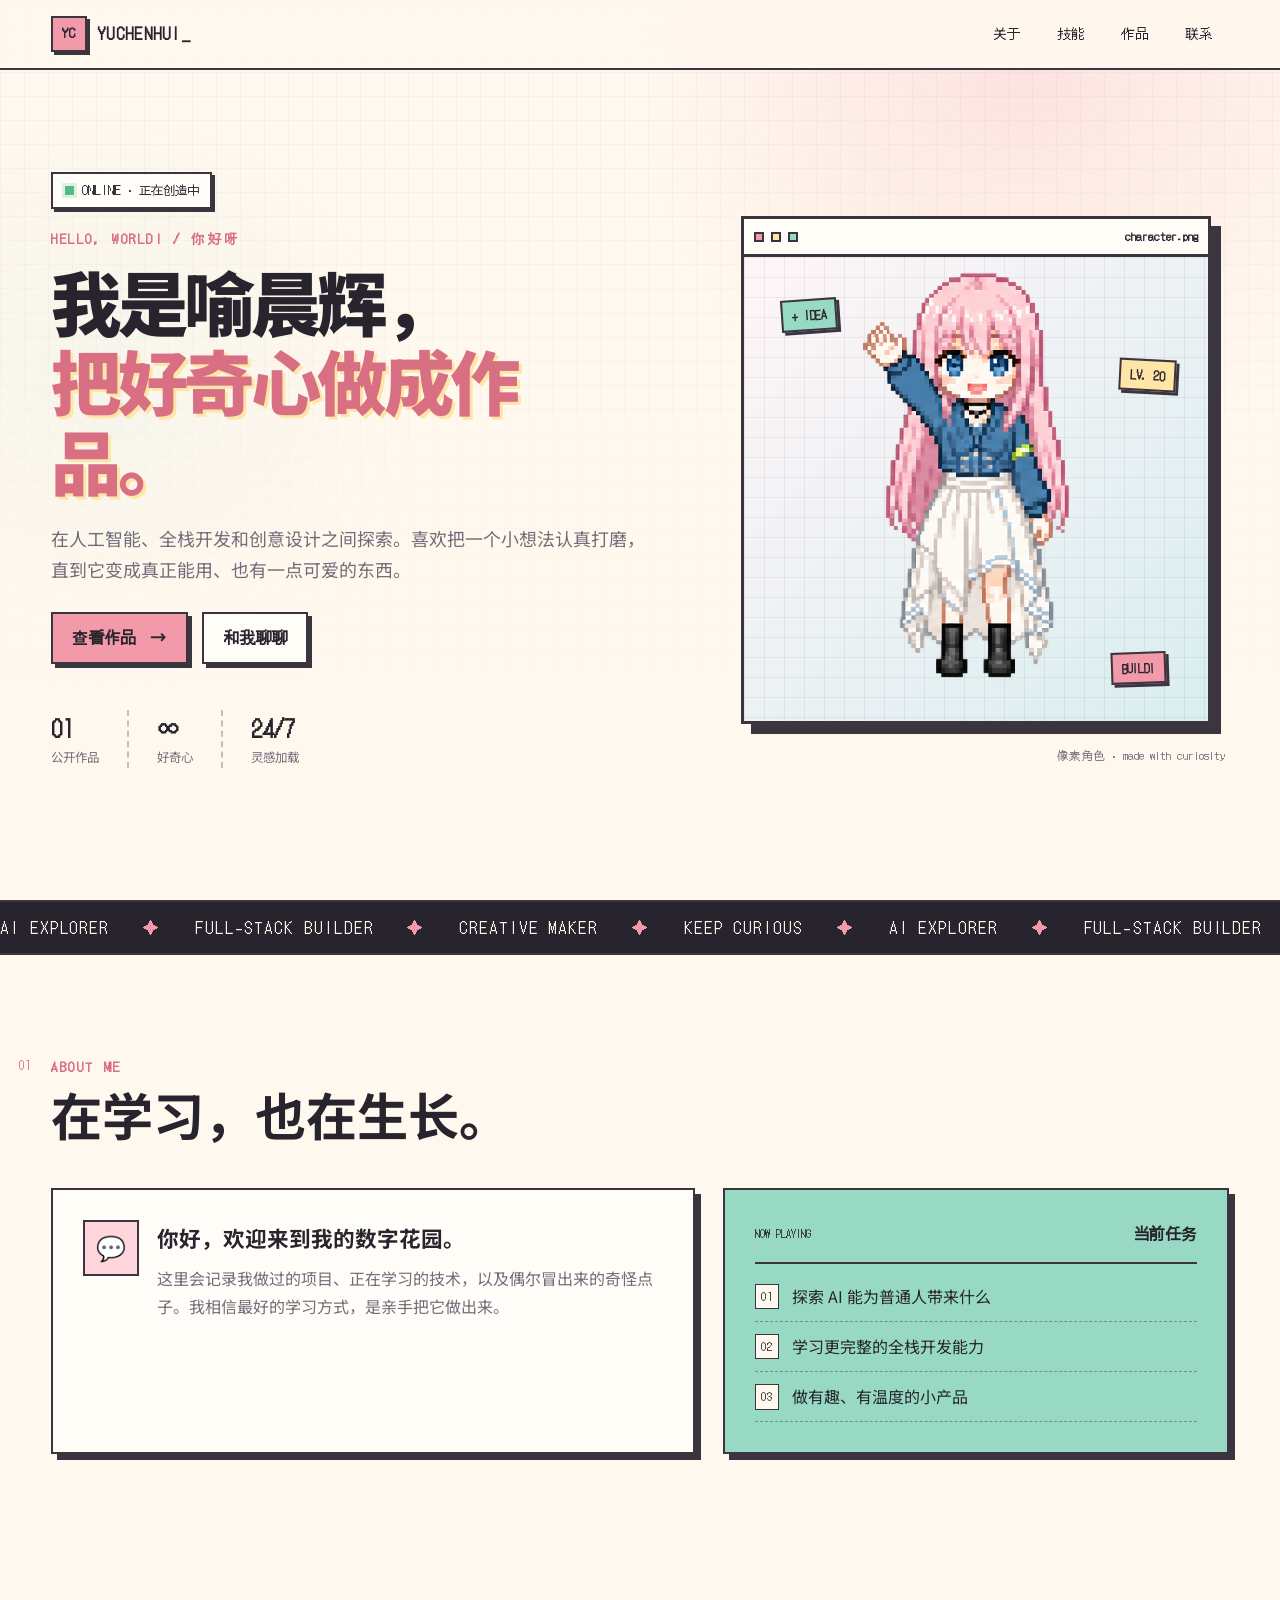
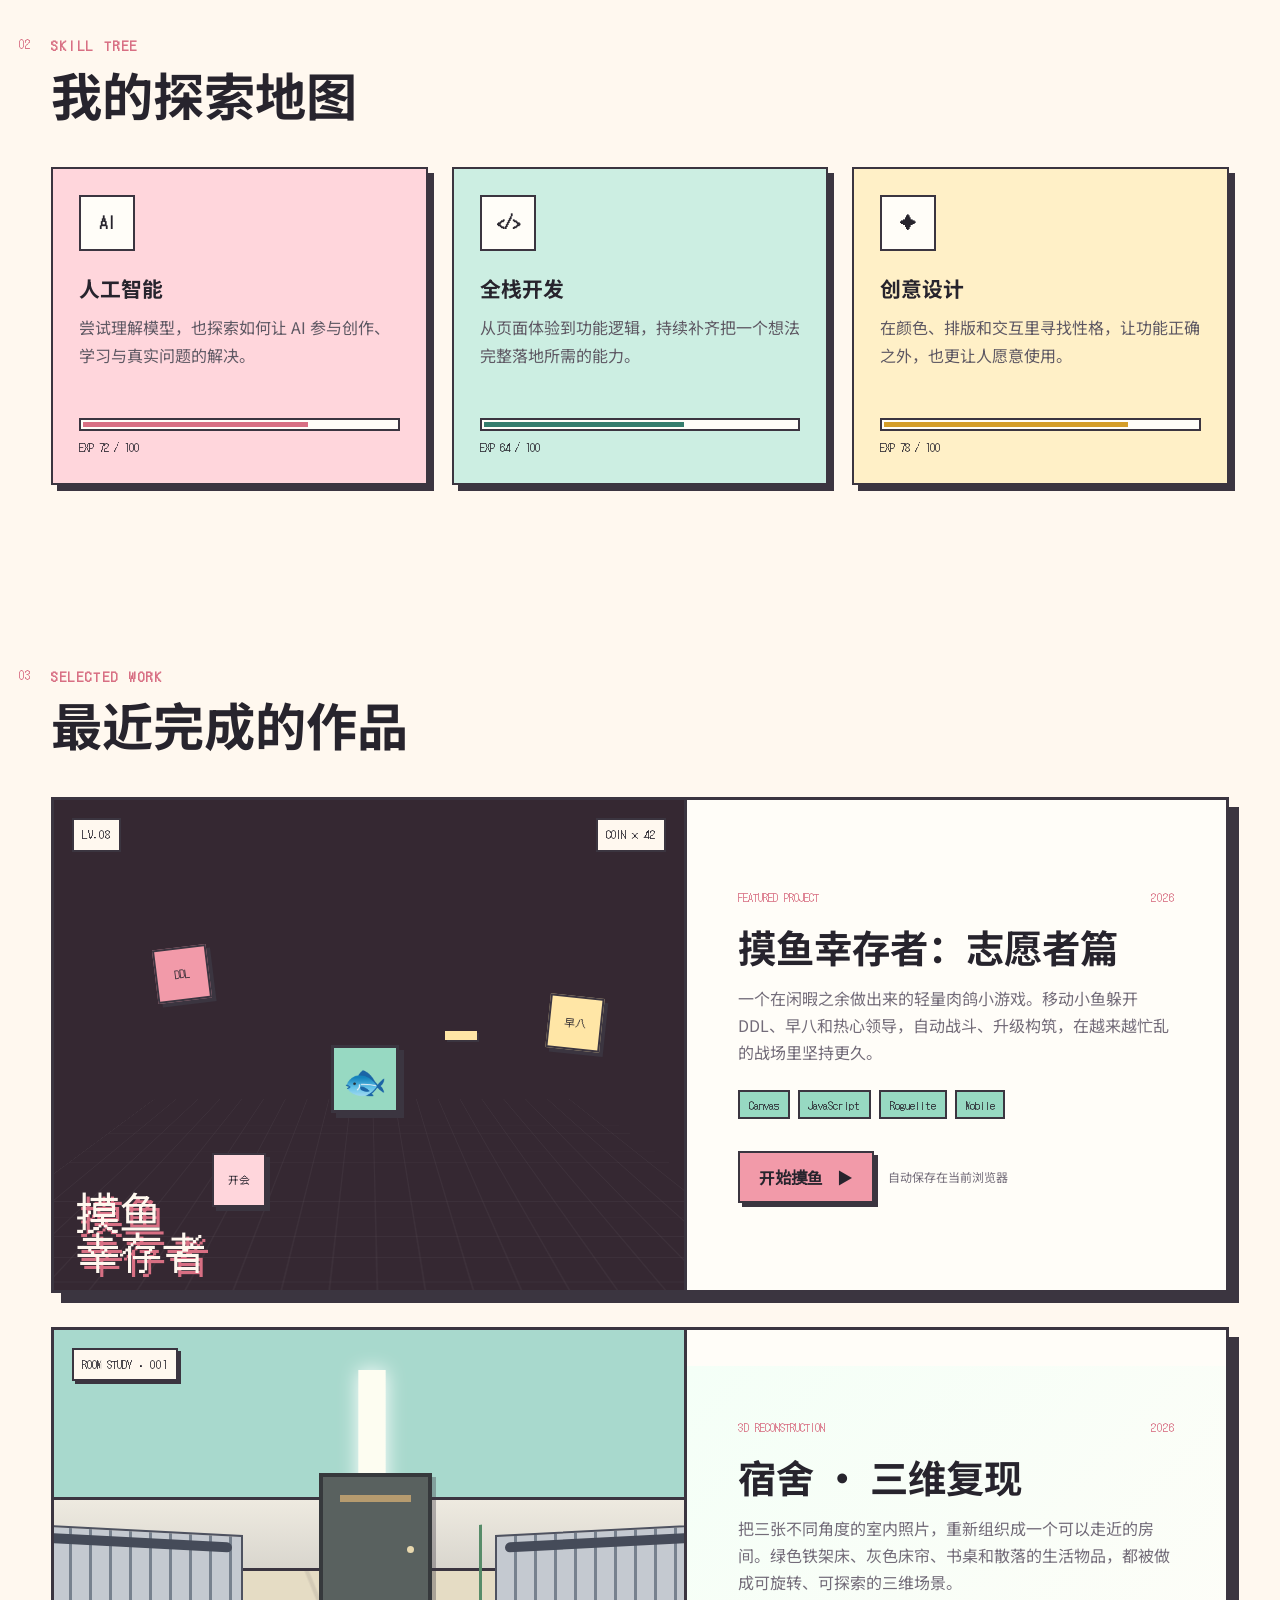
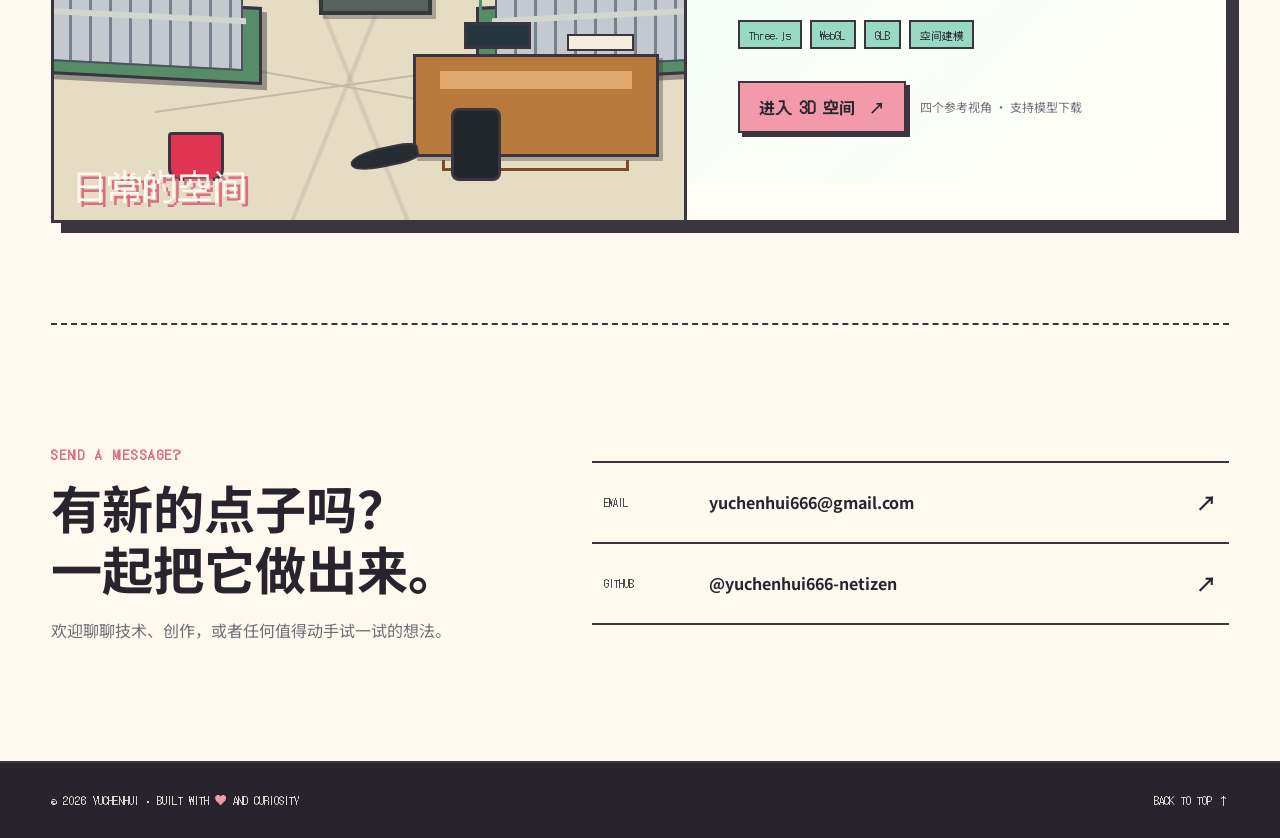
<file: index.html>
<!doctype html>
<html lang="zh-CN">
<head>
  <meta charset="utf-8">
  <meta name="viewport" content="width=device-width, initial-scale=1">
  <meta name="theme-color" content="#fff8ef">
  <meta name="description" content="喻晨辉的个人作品集：人工智能、全栈开发与创意设计。">
  <meta property="og:title" content="喻晨辉｜个人作品集">
  <meta property="og:description" content="保持好奇，把想法做成真正能用、也有一点可爱的东西。">
  <title>喻晨辉｜个人作品集</title>
  <link rel="icon" href="data:image/svg+xml,<svg xmlns=%22http://www.w3.org/2000/svg%22 viewBox=%220 0 100 100%22><text y=%22.9em%22 font-size=%2290%22>🌱</text></svg>">
  <link rel="preload" href="/assets/pixel-character-sheet.png" as="image">
  <link rel="stylesheet" href="/style.css">
  <script src="/script.js" defer></script>
</head>
<body>
  <a class="skip-link" href="#main">跳到主要内容</a>
  <div class="page-grid" aria-hidden="true"></div>
  <header class="site-header">
    <a class="brand" href="#top" aria-label="回到首页"><span class="brand-mark" aria-hidden="true">YC</span><span>YUCHENHUI<span class="blink">_</span></span></a>
    <button class="menu-button" type="button" aria-expanded="false" aria-controls="site-nav"><span></span><span></span><span></span><span class="sr-only">打开导航</span></button>
    <nav id="site-nav" class="site-nav" aria-label="主要导航"><a href="#about">关于</a><a href="#skills">技能</a><a href="#projects">作品</a><a href="#contact">联系</a></nav>
  </header>

  <main id="main">
    <section class="hero section" id="top" aria-labelledby="hero-title">
      <div class="hero-copy reveal">
        <div class="status-pill"><span class="status-dot"></span> ONLINE · 正在创造中</div>
        <p class="eyebrow">HELLO, WORLD! / 你好呀</p>
        <h1 id="hero-title">我是喻晨辉，<br><span>把好奇心做成作品。</span></h1>
        <p class="hero-lead">在人工智能、全栈开发和创意设计之间探索。喜欢把一个小想法认真打磨，直到它变成真正能用、也有一点可爱的东西。</p>
        <div class="hero-actions">
          <a class="pixel-button primary" href="#projects"><span>查看作品</span><b aria-hidden="true">→</b></a>
          <a class="pixel-button ghost" href="mailto:yuchenhui666@gmail.com"><span>和我聊聊</span></a>
        </div>
        <ul class="quick-stats" aria-label="个人状态"><li><strong>01</strong><span>公开作品</span></li><li><strong>∞</strong><span>好奇心</span></li><li><strong>24/7</strong><span>灵感加载</span></li></ul>
      </div>

      <div class="hero-visual reveal" aria-label="粉色长发、蓝色上衣与白色裙装的像素角色正在挥手">
        <div class="window-card">
          <div class="window-bar"><span></span><span></span><span></span><b>character.png</b></div>
          <div class="portrait-wrap">
            <div class="character-sprite" role="img" aria-label="用户提供的挥手像素角色"></div>
            <span class="float-tag tag-one">+ IDEA</span><span class="float-tag tag-two">LV. 20</span><span class="float-tag tag-three">BUILD!</span>
          </div>
        </div>
        <div class="tiny-note">像素角色 · made with curiosity</div>
      </div>
    </section>

    <section class="marquee" aria-label="探索方向"><div>AI EXPLORER <i>✦</i> FULL-STACK BUILDER <i>✦</i> CREATIVE MAKER <i>✦</i> KEEP CURIOUS <i>✦</i> AI EXPLORER <i>✦</i> FULL-STACK BUILDER <i>✦</i> CREATIVE MAKER <i>✦</i> KEEP CURIOUS <i>✦</i></div></section>

    <section class="section about" id="about" aria-labelledby="about-title">
      <div class="section-heading reveal"><span class="section-number">01</span><p class="eyebrow">ABOUT ME</p><h2 id="about-title">在学习，也在生长。</h2></div>
      <div class="about-grid">
        <article class="dialog-card reveal"><span class="dialog-icon" aria-hidden="true">💬</span><div><h3>你好，欢迎来到我的数字花园。</h3><p>这里会记录我做过的项目、正在学习的技术，以及偶尔冒出来的奇怪点子。我相信最好的学习方式，是亲手把它做出来。</p></div></article>
        <article class="quest-card reveal"><div class="quest-title"><span>NOW PLAYING</span><b>当前任务</b></div><ul><li><span>01</span>探索 AI 能为普通人带来什么</li><li><span>02</span>学习更完整的全栈开发能力</li><li><span>03</span>做有趣、有温度的小产品</li></ul></article>
      </div>
    </section>

    <section class="section skills" id="skills" aria-labelledby="skills-title">
      <div class="section-heading reveal"><span class="section-number">02</span><p class="eyebrow">SKILL TREE</p><h2 id="skills-title">我的探索地图</h2></div>
      <div class="skill-grid">
        <article class="skill-card pink reveal"><span class="skill-icon">AI</span><h3>人工智能</h3><p>尝试理解模型，也探索如何让 AI 参与创作、学习与真实问题的解决。</p><div class="xp"><i style="--xp:72%"></i></div><small>EXP 72 / 100</small></article>
        <article class="skill-card mint reveal"><span class="skill-icon">&lt;/&gt;</span><h3>全栈开发</h3><p>从页面体验到功能逻辑，持续补齐把一个想法完整落地所需的能力。</p><div class="xp"><i style="--xp:64%"></i></div><small>EXP 64 / 100</small></article>
        <article class="skill-card cream reveal"><span class="skill-icon">✦</span><h3>创意设计</h3><p>在颜色、排版和交互里寻找性格，让功能正确之外，也更让人愿意使用。</p><div class="xp"><i style="--xp:78%"></i></div><small>EXP 78 / 100</small></article>
      </div>
    </section>

    <section class="section projects" id="projects" aria-labelledby="projects-title">
      <div class="section-heading reveal"><span class="section-number">03</span><p class="eyebrow">SELECTED WORK</p><h2 id="projects-title">最近完成的作品</h2></div>
      <article class="project-card reveal">
        <div class="game-preview" aria-hidden="true"><div class="preview-hud"><span>LV.08</span><span>COIN × 42</span></div><div class="preview-grid"></div><span class="pixel-fish">🐟</span><span class="enemy enemy-a">DDL</span><span class="enemy enemy-b">早八</span><span class="enemy enemy-c">开会</span><span class="preview-bullet"></span><div class="preview-title">摸鱼<br>幸存者</div></div>
        <div class="project-copy"><div class="project-meta"><span>FEATURED PROJECT</span><span>2026</span></div><h3>摸鱼幸存者：志愿者篇</h3><p>一个在闲暇之余做出来的轻量肉鸽小游戏。移动小鱼躲开 DDL、早八和热心领导，自动战斗、升级构筑，在越来越忙乱的战场里坚持更久。</p><ul class="tag-list"><li>Canvas</li><li>JavaScript</li><li>Roguelite</li><li>Mobile</li></ul><div class="project-actions"><a class="pixel-button primary" href="/games/moyu-survivor/"><span>开始摸鱼</span><b aria-hidden="true">▶</b></a><span class="save-note">自动保存在当前浏览器</span></div></div>
      </article>
      <article class="project-card project-card-3d reveal">
        <div class="room-preview" aria-hidden="true"><div class="room-preview-label">ROOM STUDY · 001</div><div class="room-ceiling-light"></div><div class="room-wall"></div><div class="room-door"></div><div class="room-bed room-bed-left"><i></i><b></b><span></span></div><div class="room-bed room-bed-right"><i></i><b></b><span></span></div><div class="room-desk"><i></i><b></b><span></span></div><div class="room-floor-line line-a"></div><div class="room-floor-line line-b"></div><span class="room-object object-bucket"></span><span class="room-object object-shoe"></span><span class="room-object object-bag"></span><div class="room-preview-caption">日常的空间</div></div>
        <div class="project-copy"><div class="project-meta"><span>3D RECONSTRUCTION</span><span>2026</span></div><h3>宿舍 · 三维复现</h3><p>把三张不同角度的室内照片，重新组织成一个可以走近的房间。绿色铁架床、灰色床帘、书桌和散落的生活物品，都被做成可旋转、可探索的三维场景。</p><ul class="tag-list"><li>Three.js</li><li>WebGL</li><li>GLB</li><li>空间建模</li></ul><div class="project-actions"><a class="pixel-button primary" href="/projects/dorm-room/"><span>进入 3D 空间</span><b aria-hidden="true">↗</b></a><span class="save-note">四个参考视角 · 支持模型下载</span></div></div>
      </article>
    </section>

    <section class="section contact reveal" id="contact" aria-labelledby="contact-title">
      <div class="contact-copy"><p class="eyebrow">SEND A MESSAGE?</p><h2 id="contact-title">有新的点子吗？<br>一起把它做出来。</h2><p>欢迎聊聊技术、创作，或者任何值得动手试一试的想法。</p></div>
      <div class="contact-links"><a href="mailto:yuchenhui666@gmail.com"><span>EMAIL</span><strong>yuchenhui666@gmail.com</strong><b>↗</b></a><a href="https://github.com/yuchenhui666-netizen" target="_blank" rel="noopener noreferrer"><span>GITHUB</span><strong>@yuchenhui666-netizen</strong><b>↗</b></a></div>
    </section>
  </main>
  <footer class="site-footer"><p>© 2026 YUCHENHUI · BUILT WITH <span>♥</span> AND CURIOSITY</p><a href="#top">BACK TO TOP ↑</a></footer>
</body>
</html>
</file>
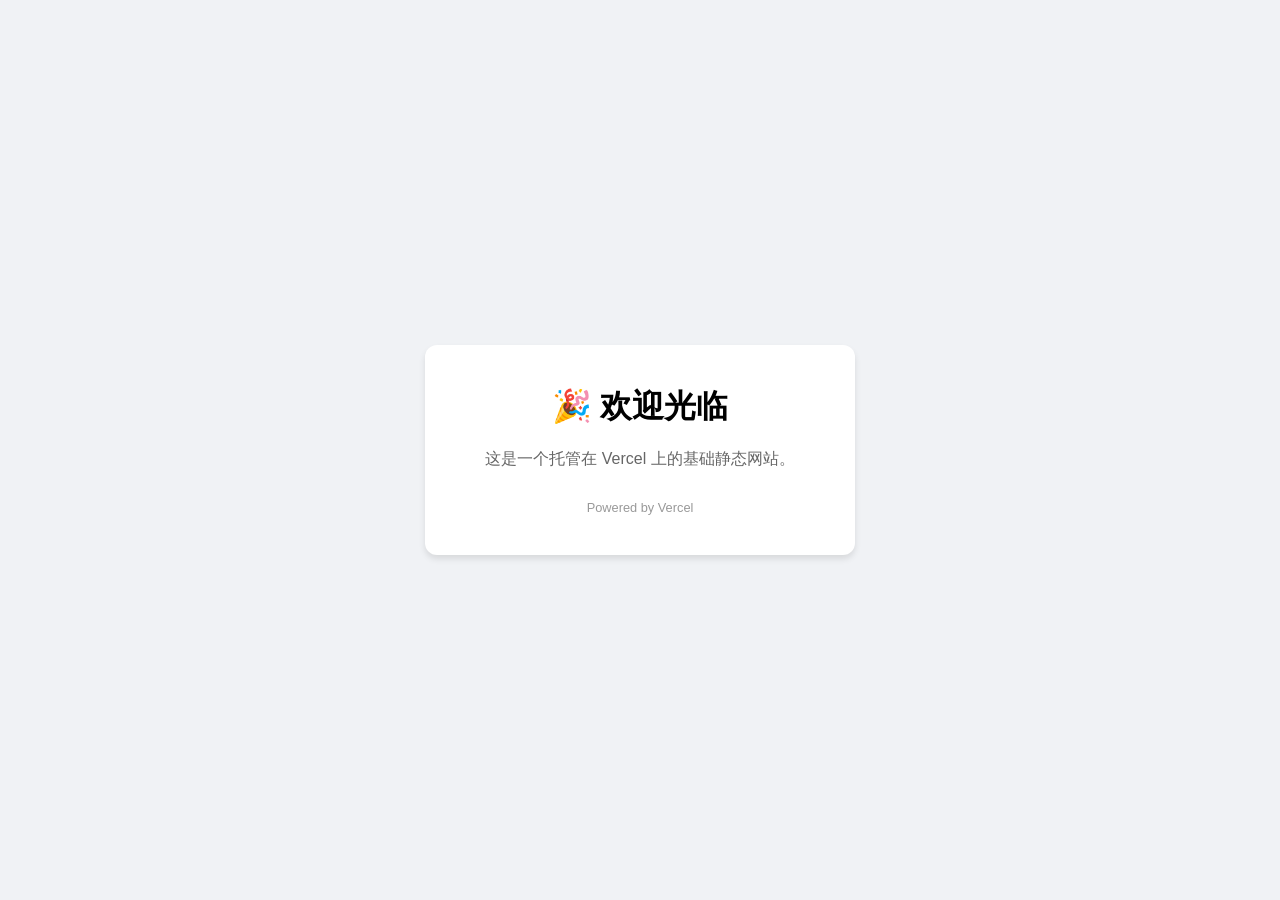
<file: 新建文件夹 (2)/index.html>
<!DOCTYPE html>
<html lang="zh-CN">
<head>
    <meta charset="UTF-8">
    <meta name="viewport" content="width=device-width, initial-scale=1.0">
    <title>欢迎来到我的小站</title>
    <link rel="stylesheet" href="style.css">
</head>
<body>
    <div class="container">
        <h1>🎉 欢迎光临</h1>
        <p>这是一个托管在 Vercel 上的基础静态网站。</p>
        <div class="footer">Powered by Vercel</div>
    </div>
</body>
</html>
</file>
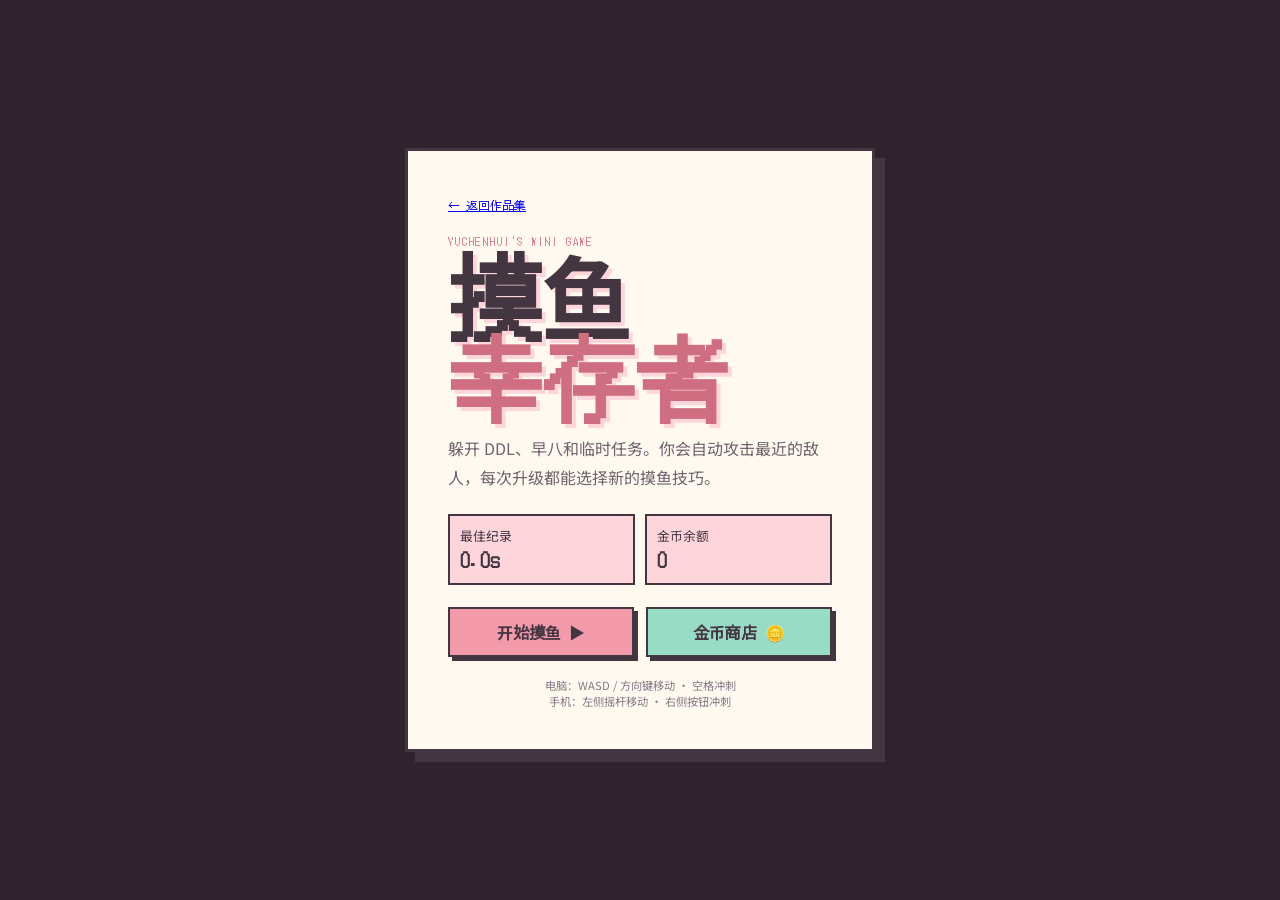
<file: games/moyu-survivor/index.html>
<!doctype html>
<html lang="zh-CN">
<head>
  <meta charset="utf-8">
  <meta name="viewport" content="width=device-width,initial-scale=1,maximum-scale=1,user-scalable=no,viewport-fit=cover">
  <meta name="theme-color" content="#30252f">
  <meta name="description" content="摸鱼幸存者：躲开 DDL、早八与热心领导，在忙乱中坚持更久。">
  <title>摸鱼幸存者｜喻晨辉</title>
  <link rel="stylesheet" href="./game.css">
  <script src="./game.js" defer></script>
</head>
<body>
  <main id="app">
    <canvas id="game" aria-label="摸鱼幸存者游戏区域"></canvas>
    <div class="screen-noise" aria-hidden="true"></div>

    <header id="hud" class="hidden" aria-live="polite">
      <div class="hud-group"><span class="hud-chip">⏱ <b id="time">0.0</b>s</span><span class="hud-chip">LV.<b id="level">1</b></span></div>
      <div class="xp-wrap"><div id="xpBar"></div></div>
      <div class="hud-group right"><span class="hud-chip">🪙 <b id="runCoins">0</b></span><button id="panic" type="button">领导来了</button></div>
    </header>
    <div id="bossHud" class="boss-hud hidden"><span>热心大领导</span><div><i id="bossBar"></i></div></div>

    <div id="touchControls" class="hidden" aria-label="触控操作">
      <div id="joystick" aria-label="移动摇杆"><div id="stick"></div></div>
      <button id="dash" type="button"><span>冲刺</span><small id="dashCd">READY</small></button>
    </div>

    <section id="menu" class="overlay show" aria-labelledby="gameTitle">
      <div class="panel menu-panel">
        <a class="back-link" href="/">← 返回作品集</a>
        <p class="kicker">YUCHENHUI'S MINI GAME</p>
        <h1 id="gameTitle">摸鱼<br><span>幸存者</span></h1>
        <p class="intro">躲开 DDL、早八和临时任务。你会自动攻击最近的敌人，每次升级都能选择新的摸鱼技巧。</p>
        <div class="menu-stats"><span>最佳纪录 <b id="bestTime">0.0s</b></span><span>金币余额 <b id="totalCoins">0</b></span></div>
        <div class="menu-actions"><button id="start" class="pixel-btn primary" type="button">开始摸鱼 ▶</button><button id="openShop" class="pixel-btn" type="button">金币商店 🪙</button></div>
        <p class="controls-note">电脑：WASD / 方向键移动 · 空格冲刺<br>手机：左侧摇杆移动 · 右侧按钮冲刺</p>
      </div>
    </section>

    <section id="upgrade" class="overlay" aria-labelledby="upgradeTitle">
      <div class="panel wide-panel"><p class="kicker">LEVEL UP!</p><h2 id="upgradeTitle">选择一项摸鱼技巧</h2><div id="upgradeChoices" class="choice-grid"></div></div>
    </section>

    <section id="gameOver" class="overlay" aria-labelledby="overTitle">
      <div class="panel"><p class="kicker">SHIFT ENDED</p><h2 id="overTitle">被工作抓住了！</h2><div class="result-grid"><span>生存时间<b id="finalTime">0.0s</b></span><span>本局金币<b id="earnedCoins">0</b></span><span>达到等级<b id="finalLevel">1</b></span></div><div class="menu-actions"><button id="restart" class="pixel-btn primary" type="button">再摸一次</button><button id="overShop" class="pixel-btn" type="button">进入商店</button></div><a class="text-link" href="/">返回个人主页</a></div>
    </section>

    <section id="shop" class="overlay" aria-labelledby="shopTitle">
      <div class="panel wide-panel shop-panel"><button id="closeShop" class="close-btn" type="button" aria-label="关闭商店">×</button><p class="kicker">PERMANENT BUFF</p><h2 id="shopTitle">摸鱼装备商店</h2><p>永久强化会保存在当前浏览器。余额：<strong>🪙 <span id="shopCoins">0</span></strong></p><div id="shopItems" class="shop-grid"></div></div>
    </section>

    <section id="work" class="work-screen" aria-labelledby="workTitle">
      <div class="work-card"><div class="work-head"><div><h2 id="workTitle">志愿服务咨询登记</h2><p>现场咨询记录与来访信息整理</p></div><span>ONLINE</span></div><label>咨询类型<select><option>校园指引</option><option>活动咨询</option><option>失物招领</option><option>其他</option></select></label><label>来访人数<input value="0"></label><label>咨询时间<input id="fakeTime"></label><label>处理情况<textarea placeholder="暂无新的咨询记录。"></textarea></label><button id="returnGame" type="button">返回值班界面</button></div>
    </section>
  </main>
</body>
</html>
</file>
<file: style.css>
@import url('https://fonts.googleapis.com/css2?family=DotGothic16&family=Noto+Sans+SC:wght@400;500;700;900&display=swap');
.project-card-3d{margin-top:34px}.project-card-3d .project-copy{background:linear-gradient(135deg,#f4fff7,#fffdf8)}.room-preview{position:relative;min-height:490px;overflow:hidden;border-right:3px solid var(--line);background:linear-gradient(180deg,#a8d9cd 0 42%,#e5dcc4 42%);isolation:isolate}.room-preview:after{content:"";position:absolute;inset:42% 0 0;background:linear-gradient(112deg,transparent 0 47%,rgba(59,53,64,.18) 47.3% 47.6%,transparent 47.9%),linear-gradient(68deg,transparent 0 47%,rgba(59,53,64,.18) 47.3% 47.6%,transparent 47.9%);opacity:.6}.room-preview-label{position:absolute;z-index:5;top:18px;left:18px;background:var(--paper);border:2px solid var(--line);box-shadow:3px 3px 0 var(--line);padding:5px 8px;font-family:var(--pixel);font-size:.7rem}.room-wall{position:absolute;z-index:1;left:0;right:0;top:34%;height:15%;background:linear-gradient(#eeeae0,#d9d6ce);border-top:3px solid var(--line);border-bottom:3px solid var(--line)}.room-door{position:absolute;z-index:2;top:29%;left:42%;width:18%;height:29%;background:#59615f;border:4px solid #36393c;box-shadow:4px 4px 0 rgba(59,53,64,.35)}.room-door:before{content:"";position:absolute;left:16%;right:16%;top:14%;height:5%;background:#b69b6f}.room-door:after{content:"";position:absolute;right:13%;top:52%;width:7px;height:7px;border-radius:50%;background:#e8d8ae}.room-ceiling-light{position:absolute;z-index:2;top:8%;left:47%;width:7%;height:30%;background:linear-gradient(90deg,transparent 18%,#fdfdf1 20% 80%,transparent 82%);filter:drop-shadow(0 0 10px #fff)}.room-bed{position:absolute;z-index:4;width:43%;height:16%;bottom:29%;background:#578c69;border:3px solid var(--line);box-shadow:5px 5px 0 rgba(59,53,64,.45)}.room-bed:before,.room-bed:after{content:"";position:absolute;top:-118%;height:125%;width:3px;background:#578c69;box-shadow:calc(100% - 3px) 0 #578c69}.room-bed i{position:absolute;inset:-102% 6% 15%;background:repeating-linear-gradient(90deg,#c4c9d0 0 17px,#77818e 17px 20px);border:2px solid #4e5260}.room-bed b{position:absolute;left:10%;right:10%;top:-91%;height:13%;background:#454b59;border-radius:5px}.room-bed span{position:absolute;left:5%;right:5%;top:13%;height:8%;background:#d3d5cf}.room-bed-left{left:-10%;transform:skewY(3deg)}.room-bed-right{right:-10%;transform:skewY(-3deg)}.room-desk{position:absolute;z-index:5;right:4%;bottom:13%;width:39%;height:21%;background:#b97a3d;border:3px solid var(--line);box-shadow:4px 4px 0 rgba(59,53,64,.35)}.room-desk:before{content:"";position:absolute;left:10%;right:10%;top:15%;height:18%;background:#e0a86e}.room-desk i{position:absolute;left:20%;top:-36%;width:28%;height:28%;background:#263641;border:3px solid var(--line)}.room-desk b{position:absolute;right:9%;top:-24%;width:28%;height:18%;background:#f4eddf;border:2px solid var(--line)}.room-desk span{position:absolute;left:11%;right:11%;bottom:-18%;height:12%;border:3px solid #7c4c25;border-top:0}.room-floor-line{position:absolute;z-index:3;height:2px;width:68%;background:#c0baa7;left:16%;transform-origin:left}.line-a{bottom:34%;transform:rotate(10deg)}.line-b{bottom:22%;transform:rotate(-8deg)}.room-object{position:absolute;z-index:6}.object-bucket{left:18%;bottom:8%;width:9%;height:10%;background:#e03452;border:3px solid var(--line);border-radius:4px 4px 12px 12px}.object-shoe{left:47%;bottom:11%;width:11%;height:4%;background:#252c32;border:2px solid var(--line);border-radius:50% 30% 30% 45%;transform:rotate(-12deg)}.object-bag{right:29%;bottom:8%;width:8%;height:15%;background:#20262a;border:3px solid var(--line);border-radius:8px}.room-preview-caption{position:absolute;z-index:7;left:18px;bottom:18px;color:var(--paper);font-family:var(--pixel);font-size:2.2rem;line-height:1;text-shadow:4px 4px 0 var(--pink-dark)}
:root{--paper:#fff8ef;--paper2:#fffdf8;--ink:#27242d;--muted:#736c79;--pink:#f29aa9;--pink-dark:#d86f83;--pink-soft:#ffd6dc;--mint:#97d9c2;--mint-dark:#357d6c;--cream:#ffe6a6;--line:#3b3540;--shadow:6px 6px 0 var(--line);--pixel:'DotGothic16','Noto Sans SC',sans-serif;--body:'Noto Sans SC',sans-serif}
*{box-sizing:border-box}html{scroll-behavior:smooth;scroll-padding-top:90px}body{margin:0;background:var(--paper);color:var(--ink);font-family:var(--body);line-height:1.7;overflow-x:hidden}a{color:inherit}button,a{-webkit-tap-highlight-color:transparent}.sr-only{position:absolute;width:1px;height:1px;padding:0;margin:-1px;overflow:hidden;clip:rect(0,0,0,0);white-space:nowrap;border:0}.skip-link{position:fixed;z-index:999;left:1rem;top:-5rem;background:var(--ink);color:#fff;padding:.7rem 1rem}.skip-link:focus{top:1rem}.page-grid{position:fixed;inset:0;z-index:-2;background-image:linear-gradient(rgba(59,53,64,.045) 1px,transparent 1px),linear-gradient(90deg,rgba(59,53,64,.045) 1px,transparent 1px);background-size:24px 24px;mask-image:linear-gradient(to bottom,#000,transparent 78%)}.page-grid:after{content:"";position:absolute;inset:0;background:radial-gradient(circle at 80% 10%,rgba(242,154,169,.25),transparent 29%),radial-gradient(circle at 8% 48%,rgba(151,217,194,.18),transparent 25%)}
.site-header{position:sticky;top:0;z-index:90;min-height:70px;display:flex;align-items:center;justify-content:space-between;padding:0 max(4vw,24px);border-bottom:2px solid var(--line);background:rgba(255,248,239,.9);backdrop-filter:blur(12px)}.brand{display:flex;align-items:center;gap:10px;text-decoration:none;font-family:var(--pixel);font-weight:700;letter-spacing:.08em}.brand-mark{display:grid;place-items:center;width:36px;height:36px;border:2px solid var(--line);background:var(--pink);box-shadow:3px 3px 0 var(--line);font-size:.78rem}.blink{animation:blink 1s steps(1) infinite}.site-nav{display:flex;gap:5px}.site-nav a{padding:.5rem .85rem;text-decoration:none;font-family:var(--pixel);font-size:.86rem;border:2px solid transparent}.site-nav a:hover,.site-nav a:focus-visible{background:var(--mint);border-color:var(--line);outline:0}.menu-button{display:none;background:var(--paper);border:2px solid var(--line);box-shadow:2px 2px 0 var(--line);width:42px;height:38px;padding:8px}.menu-button span:not(.sr-only){display:block;height:2px;background:var(--ink);margin:4px 0}
.section{width:min(1180px,92vw);margin-inline:auto;padding:100px 0}.hero{min-height:calc(100vh - 70px);display:grid;grid-template-columns:1.08fr .92fr;align-items:center;gap:clamp(32px,6vw,88px);padding-top:70px}.status-pill{display:inline-flex;align-items:center;gap:8px;border:2px solid var(--line);background:var(--paper2);box-shadow:3px 3px 0 var(--line);padding:.38rem .72rem;font-family:var(--pixel);font-size:.78rem}.status-dot{width:9px;height:9px;background:#55b987;box-shadow:0 0 0 3px rgba(85,185,135,.18);animation:pulse 1.8s steps(2) infinite}.eyebrow{margin:18px 0 10px;font-family:var(--pixel);font-size:.85rem;letter-spacing:.18em;color:var(--pink-dark);font-weight:700}.hero h1{margin:0;font-size:clamp(2.6rem,5.5vw,5.2rem);line-height:1.13;letter-spacing:-.05em;font-weight:900}.hero h1 span{color:var(--pink-dark);text-shadow:3px 3px 0 var(--cream)}.hero-lead{max-width:660px;margin:24px 0 28px;color:var(--muted);font-size:clamp(1rem,1.4vw,1.15rem)}.hero-actions,.project-actions{display:flex;flex-wrap:wrap;align-items:center;gap:14px}.pixel-button{display:inline-flex;align-items:center;justify-content:center;gap:14px;min-height:50px;padding:.65rem 1.2rem;border:2px solid var(--line);box-shadow:4px 4px 0 var(--line);text-decoration:none;font-family:var(--pixel);font-weight:700;transition:transform .15s,box-shadow .15s}.pixel-button:hover,.pixel-button:focus-visible{transform:translate(2px,2px);box-shadow:2px 2px 0 var(--line);outline:3px solid rgba(242,154,169,.25);outline-offset:3px}.pixel-button.primary{background:var(--pink)}.pixel-button.ghost{background:var(--paper2)}.quick-stats{display:flex;list-style:none;padding:0;margin:46px 0 0}.quick-stats li{display:grid;padding:0 28px;border-right:2px dashed rgba(59,53,64,.3)}.quick-stats li:first-child{padding-left:0}.quick-stats li:last-child{border:0}.quick-stats strong{font-family:var(--pixel);font-size:1.35rem}.quick-stats span{font-size:.78rem;color:var(--muted)}
.hero-visual{position:relative;justify-self:center;max-width:470px;width:100%;transform:rotate(1.5deg)}.window-card{border:3px solid var(--line);background:#e5edf2;box-shadow:10px 10px 0 var(--line)}.window-bar{height:38px;display:flex;align-items:center;gap:7px;padding:0 10px;background:var(--paper2);border-bottom:3px solid var(--line)}.window-bar span{width:10px;height:10px;border:2px solid var(--line)}.window-bar span:nth-child(1){background:var(--pink)}.window-bar span:nth-child(2){background:var(--cream)}.window-bar span:nth-child(3){background:var(--mint)}.window-bar b{margin-left:auto;font-family:var(--pixel);font-size:.72rem}.portrait-wrap{position:relative;overflow:hidden;aspect-ratio:1/1;background:linear-gradient(135deg,#fff5f7,#d9eef0)}.portrait-wrap:before{content:"";position:absolute;inset:0;background-image:linear-gradient(rgba(59,53,64,.07) 1px,transparent 1px),linear-gradient(90deg,rgba(59,53,64,.07) 1px,transparent 1px);background-size:20px 20px}.character-sprite{position:absolute;z-index:1;inset:2%;background-image:url('/assets/pixel-character-sheet.png');background-repeat:no-repeat;background-size:300% 200%;background-position:50% 100%;image-rendering:pixelated}.float-tag{position:absolute;z-index:2;padding:.25rem .55rem;border:2px solid var(--line);box-shadow:3px 3px 0 var(--line);font-family:var(--pixel);font-weight:700;font-size:.75rem}.tag-one{left:8%;top:9%;background:var(--mint);transform:rotate(-4deg)}.tag-two{right:7%;top:22%;background:var(--cream);transform:rotate(3deg)}.tag-three{right:9%;bottom:8%;background:var(--pink);transform:rotate(-2deg)}.tiny-note{position:absolute;right:-14px;bottom:-42px;font-family:var(--pixel);font-size:.72rem;color:var(--muted)}
.marquee{overflow:hidden;border-block:2px solid var(--line);background:var(--ink);color:var(--paper);padding:12px 0;white-space:nowrap;font-family:var(--pixel);letter-spacing:.12em}.marquee div{width:max-content;animation:marquee 24s linear infinite}.marquee i{color:var(--pink);font-style:normal;margin:0 24px}.section-heading{position:relative;margin-bottom:42px}.section-number{position:absolute;left:-32px;top:0;font-family:var(--pixel);font-size:.75rem;color:var(--pink-dark)}.section-heading .eyebrow{margin:0}.section-heading h2{margin:6px 0 0;font-size:clamp(2rem,4vw,3.5rem);line-height:1.2}.about-grid{display:grid;grid-template-columns:1.12fr .88fr;gap:28px}.dialog-card,.quest-card{border:2px solid var(--line);background:var(--paper2);box-shadow:var(--shadow);padding:30px}.dialog-card{display:flex;align-items:flex-start;gap:18px}.dialog-icon{display:grid;place-items:center;flex:0 0 56px;height:56px;border:2px solid var(--line);background:var(--pink-soft);font-size:1.5rem}.dialog-card h3{margin:0 0 9px;font-size:1.35rem}.dialog-card p{margin:0;color:var(--muted)}.quest-card{background:var(--mint)}.quest-title{display:flex;justify-content:space-between;align-items:center;border-bottom:2px solid var(--line);padding-bottom:15px;font-family:var(--pixel)}.quest-title span{font-size:.7rem}.quest-card ul{list-style:none;padding:8px 0 0;margin:0}.quest-card li{display:flex;align-items:center;gap:13px;padding:11px 0;border-bottom:1px dashed rgba(59,53,64,.45)}.quest-card li span{font-family:var(--pixel);font-size:.72rem;background:var(--paper);border:1px solid var(--line);padding:2px 5px}
.skills{padding-top:80px}.skill-grid{display:grid;grid-template-columns:repeat(3,1fr);gap:24px}.skill-card{border:2px solid var(--line);box-shadow:var(--shadow);padding:26px;transition:transform .2s}.skill-card:hover{transform:translateY(-6px)}.skill-card.pink{background:var(--pink-soft)}.skill-card.mint{background:#cceee2}.skill-card.cream{background:#fff0c7}.skill-icon{display:grid;place-items:center;width:56px;height:56px;border:2px solid var(--line);background:var(--paper2);font-family:var(--pixel);font-weight:700}.skill-card h3{margin:20px 0 8px;font-size:1.3rem}.skill-card p{min-height:84px;margin:0 0 20px;color:#5e5863}.xp{height:13px;border:2px solid var(--line);background:var(--paper2);padding:2px}.xp i{display:block;width:var(--xp);height:100%;background:var(--pink-dark)}.mint .xp i{background:var(--mint-dark)}.cream .xp i{background:#d49d28}.skill-card small{display:block;margin-top:7px;font-family:var(--pixel);font-size:.68rem}
.projects{padding-top:80px}.project-card{display:grid;grid-template-columns:1.08fr .92fr;border:3px solid var(--line);background:var(--paper2);box-shadow:10px 10px 0 var(--line);overflow:hidden}.game-preview{position:relative;min-height:490px;overflow:hidden;background:#352832;border-right:3px solid var(--line);color:var(--paper);isolation:isolate}.preview-grid{position:absolute;inset:0;background-image:linear-gradient(rgba(255,255,255,.07) 1px,transparent 1px),linear-gradient(90deg,rgba(255,255,255,.07) 1px,transparent 1px);background-size:32px 32px;transform:perspective(500px) rotateX(55deg) scale(1.5);transform-origin:bottom;opacity:.55}.preview-hud{position:absolute;z-index:3;inset:18px 18px auto;display:flex;justify-content:space-between;font-family:var(--pixel);font-size:.72rem}.preview-hud span{background:var(--paper);color:var(--ink);border:2px solid var(--line);padding:5px 8px}.pixel-fish{position:absolute;z-index:3;left:44%;top:50%;display:grid;place-items:center;width:68px;height:68px;border:3px solid var(--line);background:var(--mint);font-size:2.2rem;box-shadow:5px 5px 0 var(--line)}.enemy{position:absolute;z-index:2;display:grid;place-items:center;width:54px;height:54px;border:2px solid var(--line);background:var(--pink);color:var(--ink);font-family:var(--pixel);font-size:.66rem;box-shadow:4px 4px 0 var(--line)}.enemy-a{left:16%;top:30%;transform:rotate(-7deg)}.enemy-b{right:13%;top:40%;background:var(--cream);transform:rotate(6deg)}.enemy-c{left:25%;bottom:17%;background:var(--pink-soft)}.preview-bullet{position:absolute;z-index:2;left:62%;top:47%;width:32px;height:9px;background:var(--cream);box-shadow:2px 2px 0 var(--line)}.preview-title{position:absolute;z-index:4;left:22px;bottom:20px;font-family:var(--pixel);font-size:2.7rem;line-height:.92;color:var(--paper);text-shadow:4px 4px 0 var(--pink-dark)}.project-copy{padding:clamp(28px,4vw,55px);align-self:center}.project-meta{display:flex;justify-content:space-between;color:var(--pink-dark);font-family:var(--pixel);font-size:.7rem}.project-copy h3{margin:16px 0;font-size:clamp(1.8rem,3vw,3rem);line-height:1.2}.project-copy p{color:var(--muted)}.tag-list{display:flex;flex-wrap:wrap;gap:8px;list-style:none;padding:0;margin:24px 0 32px}.tag-list li{border:2px solid var(--line);background:var(--mint);padding:.2rem .55rem;font-family:var(--pixel);font-size:.68rem}.save-note{font-size:.75rem;color:var(--muted)}
.contact{display:grid;grid-template-columns:.85fr 1.15fr;gap:70px;border-top:2px dashed var(--line)}.contact h2{font-size:clamp(2rem,4vw,3.6rem);line-height:1.2;margin:8px 0 18px}.contact-copy>p:last-child{color:var(--muted)}.contact-links{display:grid;align-content:center}.contact-links a{display:grid;grid-template-columns:85px 1fr auto;gap:20px;align-items:center;padding:22px 12px;border-bottom:2px solid var(--line);text-decoration:none}.contact-links a:first-child{border-top:2px solid var(--line)}.contact-links a:hover,.contact-links a:focus-visible{background:var(--pink-soft);outline:0}.contact-links span{font-family:var(--pixel);font-size:.7rem}.contact-links strong{overflow-wrap:anywhere}.contact-links b{font-size:1.3rem}.site-footer{display:flex;justify-content:space-between;gap:24px;padding:28px max(4vw,24px);border-top:2px solid var(--line);background:var(--ink);color:var(--paper);font-family:var(--pixel);font-size:.72rem}.site-footer p{margin:0}.site-footer span{color:var(--pink)}.site-footer a{text-decoration:none}.reveal{opacity:0;transform:translateY(22px);transition:opacity .65s ease,transform .65s ease}.reveal.is-visible{opacity:1;transform:none}
@keyframes blink{50%{opacity:0}}@keyframes pulse{50%{opacity:.45}}@keyframes marquee{to{transform:translateX(-50%)}}
@media(max-width:900px){.hero{grid-template-columns:1fr;padding-top:60px}.hero-visual{max-width:420px}.about-grid,.project-card,.contact{grid-template-columns:1fr}.skill-grid{grid-template-columns:1fr 1fr}.game-preview{border-right:0;border-bottom:3px solid var(--line)}.contact{gap:30px}.tiny-note{right:0}.section-number{left:0;top:-22px}}
@media(max-width:650px){.site-header{min-height:62px}.menu-button{display:block}.site-nav{position:absolute;left:0;right:0;top:100%;display:none;flex-direction:column;padding:12px 20px 20px;background:var(--paper);border-bottom:2px solid var(--line)}.site-nav.open{display:flex}.site-nav a{border-bottom:1px dashed rgba(59,53,64,.3)}.section{width:min(90vw,560px);padding:78px 0}.hero{min-height:auto;padding-top:55px}.hero h1{font-size:2.65rem}.quick-stats{margin-top:36px}.quick-stats li{padding:0 14px}.hero-visual{width:92%;margin-top:15px}.skill-grid{grid-template-columns:1fr}.dialog-card{display:block}.dialog-icon{margin-bottom:16px}.project-card{box-shadow:6px 6px 0 var(--line)}.game-preview{min-height:360px}.preview-title{font-size:2rem}.project-actions{align-items:flex-start;flex-direction:column}.contact-links a{grid-template-columns:65px 1fr auto;gap:8px;font-size:.82rem}.site-footer{flex-direction:column;text-align:center}.marquee div{animation-duration:17s}}
@media(prefers-reduced-motion:reduce){html{scroll-behavior:auto}.blink,.marquee div,.status-dot{animation:none}.reveal{opacity:1;transform:none;transition:none}.skill-card{transition:none}}
</file>
<file: 新建文件夹 (2)/style.css>
/* 全局重置 */
* {
    margin: 0;
    padding: 0;
    box-sizing: border-box;
}

body {
    font-family: -apple-system, BlinkMacSystemFont, "Segoe UI", Roboto, "Helvetica Neue", Arial, sans-serif;
    background-color: #f0f2f5;
    color: #333;
    display: flex;
    justify-content: center;
    align-items: center;
    height: 100vh;
}

.container {
    background-color: white;
    padding: 40px 60px;
    border-radius: 12px;
    box-shadow: 0 4px 6px rgba(0, 0, 0, 0.1);
    text-align: center;
}

h1 {
    margin-bottom: 20px;
    color: #000;
}

p {
    color: #666;
    margin-bottom: 30px;
}

.footer {
    font-size: 0.8em;
    color: #999;
    margin-top: 20px;
}
</file>
<file: games/moyu-survivor/game.css>
@import url('https://fonts.googleapis.com/css2?family=DotGothic16&family=Noto+Sans+SC:wght@400;600;700;900&display=swap');
:root{--ink:#30252f;--paper:#fff9ef;--pink:#f29aaa;--pink2:#ffd5dc;--mint:#99dcc5;--cream:#ffe7a5;--blue:#4f7ba0;--line:#433641;--pixel:'DotGothic16','Noto Sans SC',sans-serif}*{box-sizing:border-box;-webkit-tap-highlight-color:transparent}html,body{margin:0;width:100%;height:100%;overflow:hidden;background:var(--ink);font-family:'Noto Sans SC',sans-serif;color:var(--line);touch-action:none}button,a,input,select,textarea{font:inherit}button{color:inherit}#app,#game{position:absolute;inset:0;width:100%;height:100%}#game{display:block;background:#30252f}.screen-noise{position:absolute;inset:0;pointer-events:none;opacity:.12;background-image:linear-gradient(rgba(255,255,255,.05) 1px,transparent 1px);background-size:100% 4px}.hidden{display:none!important}
#hud{position:absolute;z-index:10;left:0;right:0;top:0;display:grid;grid-template-columns:1fr minmax(120px,360px) 1fr;align-items:center;gap:12px;padding:calc(env(safe-area-inset-top) + 10px) 14px 10px;pointer-events:none}.hud-group{display:flex;gap:8px}.hud-group.right{justify-content:flex-end}.hud-chip,#panic{border:2px solid var(--line);background:var(--paper);box-shadow:3px 3px 0 var(--line);padding:6px 9px;font-family:var(--pixel);font-size:.76rem;white-space:nowrap}.xp-wrap{height:14px;border:2px solid var(--line);background:var(--paper);padding:2px}.xp-wrap div{height:100%;width:0;background:var(--pink)}#panic{pointer-events:auto;background:var(--cream);font-weight:700;cursor:pointer}.boss-hud{position:absolute;z-index:9;top:calc(env(safe-area-inset-top) + 62px);left:50%;width:min(360px,70vw);transform:translateX(-50%);text-align:center;color:var(--paper);font-family:var(--pixel);font-size:.72rem}.boss-hud div{height:14px;border:2px solid var(--line);background:var(--paper);margin-top:5px}.boss-hud i{display:block;width:100%;height:100%;background:var(--pink)}
#touchControls{position:absolute;z-index:12;inset:0;pointer-events:none}#joystick{position:absolute;left:22px;bottom:calc(env(safe-area-inset-bottom) + 25px);width:128px;height:128px;border:3px solid rgba(67,54,65,.75);background:rgba(255,249,239,.25);box-shadow:5px 5px 0 rgba(67,54,65,.55);pointer-events:auto;touch-action:none}#stick{position:absolute;left:37px;top:37px;width:50px;height:50px;border:3px solid var(--line);background:var(--mint);box-shadow:3px 3px 0 var(--line)}#dash{position:absolute;right:25px;bottom:calc(env(safe-area-inset-bottom) + 38px);width:92px;height:92px;border:3px solid var(--line);border-radius:0;background:var(--pink);box-shadow:5px 5px 0 var(--line);font-family:var(--pixel);font-weight:700;pointer-events:auto;touch-action:manipulation}#dash span,#dash small{display:block}#dash small{font-size:.58rem;margin-top:4px}#dash.cooling{filter:grayscale(.5);opacity:.7}
.overlay{position:absolute;z-index:30;inset:0;display:none;align-items:center;justify-content:center;padding:22px;background:rgba(48,37,47,.78);backdrop-filter:blur(7px);overflow:auto;touch-action:auto}.overlay.show{display:flex}.panel{position:relative;width:min(470px,100%);border:3px solid var(--line);background:var(--paper);box-shadow:10px 10px 0 var(--line);padding:clamp(24px,5vw,40px);text-align:center}.wide-panel{width:min(850px,100%)}.menu-panel{text-align:left}.back-link,.text-link{font-family:var(--pixel);font-size:.75rem}.kicker{margin:18px 0 4px;color:#cf6e81;font-family:var(--pixel);font-size:.72rem;letter-spacing:.16em}.panel h1{margin:4px 0 18px;font-family:var(--pixel);font-size:clamp(3.2rem,10vw,5.8rem);line-height:.88;text-shadow:4px 4px 0 var(--pink2)}.panel h1 span{color:#cf6e81}.panel h2{margin:6px 0 20px;font-size:clamp(1.8rem,5vw,2.8rem)}.intro{color:#6e626d;line-height:1.8}.menu-stats,.result-grid{display:grid;grid-template-columns:repeat(2,1fr);gap:10px;margin:22px 0}.menu-stats span,.result-grid span{border:2px solid var(--line);background:var(--pink2);padding:10px;font-size:.8rem}.menu-stats b,.result-grid b{display:block;font-family:var(--pixel);font-size:1.2rem}.menu-actions{display:flex;gap:12px;margin-top:20px}.pixel-btn{flex:1;min-height:50px;border:2px solid var(--line);background:var(--mint);box-shadow:4px 4px 0 var(--line);font-family:var(--pixel);font-weight:700;cursor:pointer}.pixel-btn.primary{background:var(--pink)}.pixel-btn:hover,.pixel-btn:focus-visible,.choice:hover,.shop-item button:hover{transform:translate(2px,2px);box-shadow:2px 2px 0 var(--line);outline:0}.controls-note{text-align:center;color:#857984;font-size:.7rem;margin:20px 0 0}.result-grid{grid-template-columns:repeat(3,1fr)}.result-grid span{background:var(--cream)}.text-link{display:inline-block;margin-top:22px}
.choice-grid{display:grid;grid-template-columns:repeat(3,1fr);gap:16px}.choice{min-height:180px;border:2px solid var(--line);background:var(--pink2);box-shadow:5px 5px 0 var(--line);padding:20px;cursor:pointer;text-align:left;transition:.12s}.choice:nth-child(2){background:#d0eee3}.choice:nth-child(3){background:#fff0c4}.choice i{display:grid;place-items:center;width:48px;height:48px;border:2px solid var(--line);background:var(--paper);font-style:normal;font-size:1.4rem}.choice h3{margin:14px 0 6px}.choice p{margin:0;color:#6f636d;font-size:.84rem}.shop-panel>p{color:#726672}.close-btn{position:absolute;right:12px;top:12px;width:38px;height:38px;border:2px solid var(--line);background:var(--pink2);font-size:1.4rem;cursor:pointer}.shop-grid{display:grid;grid-template-columns:repeat(2,1fr);gap:14px}.shop-item{border:2px solid var(--line);background:#fff6dc;padding:16px;text-align:left}.shop-item header{display:flex;gap:12px;align-items:center}.shop-item i{font-style:normal;font-size:1.5rem}.shop-item h3{margin:0}.shop-item p{font-size:.78rem;color:#716671}.shop-item button{width:100%;border:2px solid var(--line);background:var(--mint);box-shadow:3px 3px 0 var(--line);padding:8px;font-family:var(--pixel);cursor:pointer}.shop-item button:disabled{filter:grayscale(1);opacity:.55;cursor:not-allowed}
.work-screen{position:absolute;z-index:100;inset:0;display:none;overflow:auto;background:#eef2f6;color:#202630;padding:calc(env(safe-area-inset-top) + 18px) 16px calc(env(safe-area-inset-bottom) + 20px);touch-action:auto}.work-screen.show{display:block}.work-card{max-width:700px;margin:auto;background:white;border:1px solid #d6dce5;border-radius:12px;padding:22px;box-shadow:0 16px 50px rgba(25,34,48,.12)}.work-head{display:flex;justify-content:space-between;border-bottom:1px solid #e2e7ee;margin-bottom:18px}.work-head h2{margin:0}.work-head p{color:#6a7483}.work-head span{color:#18875c;font-size:.72rem}.work-card label{display:grid;grid-template-columns:90px 1fr;align-items:center;gap:12px;margin:12px 0}.work-card input,.work-card select,.work-card textarea{width:100%;border:1px solid #cfd6e0;border-radius:7px;padding:10px;background:#fff}.work-card textarea{height:120px;resize:vertical}.work-card button{width:100%;border:0;border-radius:7px;background:#2964d7;color:#fff;padding:12px;font-weight:700}
@media(pointer:fine){#touchControls{display:none!important}}@media(max-width:700px){#hud{grid-template-columns:1fr 1fr}.xp-wrap{position:absolute;left:15px;right:15px;top:calc(env(safe-area-inset-top) + 51px)}.hud-group.right .hud-chip{display:none}.boss-hud{top:calc(env(safe-area-inset-top) + 73px)}.panel{padding:24px;box-shadow:6px 6px 0 var(--line)}.choice-grid,.shop-grid{grid-template-columns:1fr}.choice{min-height:130px}.result-grid{grid-template-columns:1fr 1fr}.menu-actions{flex-direction:column}.work-card label{grid-template-columns:1fr;gap:4px}}
@media(max-height:620px) and (orientation:landscape){.menu-panel{width:min(760px,95%);display:grid;grid-template-columns:1fr 1fr;gap:0 25px}.menu-panel .back-link,.menu-panel .kicker,.menu-panel h1{grid-column:1}.menu-panel .intro,.menu-panel .menu-stats,.menu-panel .menu-actions,.menu-panel .controls-note{grid-column:2}.menu-panel .intro{grid-row:1/3;margin-top:25px}.menu-panel h1{font-size:3.5rem}.controls-note{display:none}#joystick{width:100px;height:100px}#stick{left:28px;top:28px;width:42px;height:42px}#dash{width:75px;height:75px}}
@media(prefers-reduced-motion:reduce){.screen-noise{display:none}}
</file>
